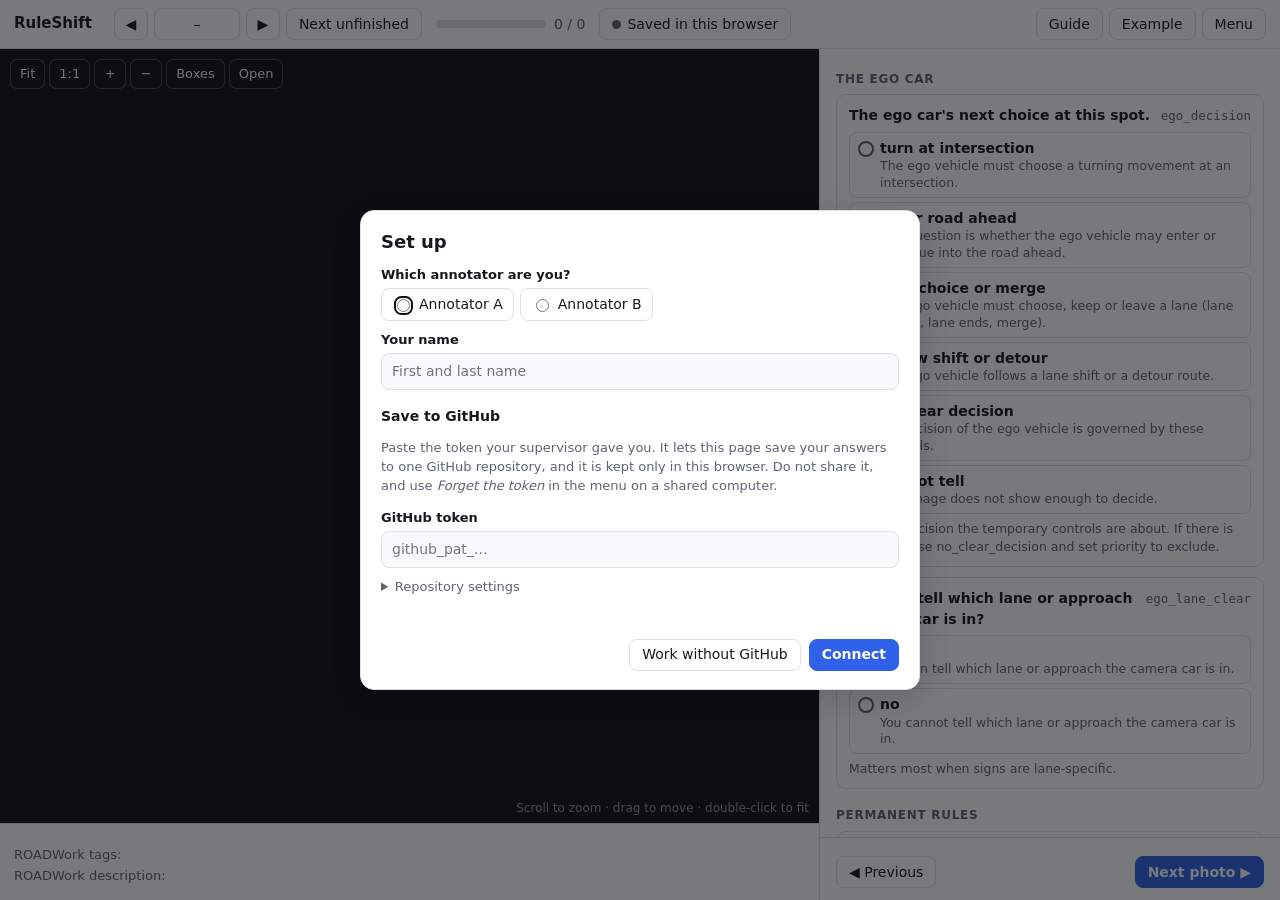
<file: index.html>
<!doctype html>
<html lang="en">
<head>
<meta charset="utf-8">
<meta name="viewport" content="width=device-width, initial-scale=1">
<title>RuleShift Labeling</title>
<link rel="icon" href="data:,">
<link rel="stylesheet" href="app.css">
</head>
<body>
<header class="top">
  <div class="brand"><b>RuleShift</b><span id="whoLabel" class="muted"></span></div>
  <nav class="nav" aria-label="Photos">
    <button type="button" id="prevBtn" class="btn icon" title="Previous photo (←)" aria-label="Previous photo">&#9664;</button>
    <button type="button" id="posBtn" class="btn pos" title="All photos (G)"><span id="posText">–</span></button>
    <button type="button" id="nextBtn" class="btn icon" title="Next photo (→)" aria-label="Next photo">&#9654;</button>
    <button type="button" id="todoBtn" class="btn" title="Next photo with open questions (N)">Next unfinished</button>
  </nav>
  <div class="prog" title="Photos with every question answered"><div class="bar"><i id="progBar"></i></div><span id="progText">0 / 0</span></div>
  <button type="button" id="syncBtn" class="btn sync" data-state="local"><span class="dot"></span><span id="syncText">Saved in this browser</span></button>
  <div class="tools">
    <a class="btn" id="guideLink" href="guide/index.html" target="_blank" rel="noopener">Guide</a>
    <button type="button" id="exampleBtn" class="btn">Example</button>
    <details class="menu" id="menu">
      <summary class="btn">Menu</summary>
      <div class="menu-list" role="menu">
        <button type="button" role="menuitem" data-act="settings">Settings and GitHub</button>
        <button type="button" role="menuitem" data-act="grid">All photos</button>
        <button type="button" role="menuitem" data-act="compact"><span id="compactLabel">Short options</span></button>
        <button type="button" role="menuitem" data-act="export">Download my answers (JSON)</button>
        <button type="button" role="menuitem" data-act="import">Load answers from a file</button>
        <button type="button" role="menuitem" data-act="help">Help and shortcuts</button>
        <button type="button" role="menuitem" data-act="forget">Forget the token on this computer</button>
      </div>
    </details>
  </div>
</header>

<main class="main">
  <section class="viewer-col" aria-label="Photo">
    <div class="viewer" id="viewer">
      <div class="stage" id="stage"><img id="photo" alt="" draggable="false"><svg id="overlay" aria-hidden="true"></svg></div>
      <div class="vtools">
        <button type="button" class="vbtn" data-z="fit" title="Fit (F)">Fit</button>
        <button type="button" class="vbtn" data-z="one" title="Actual pixels">1:1</button>
        <button type="button" class="vbtn" data-z="in" title="Zoom in (+)" aria-label="Zoom in">+</button>
        <button type="button" class="vbtn" data-z="out" title="Zoom out (−)" aria-label="Zoom out">−</button>
        <button type="button" class="vbtn" id="boxBtn" title="Show or hide boxes (B)" aria-pressed="true">Boxes</button>
        <a class="vbtn" id="openImg" target="_blank" rel="noopener" title="Open the photo in a new tab">Open</a>
      </div>
      <p class="vhint">Scroll to zoom · drag to move · double-click to fit</p>
      <p class="vload" id="vload" hidden>Loading photo…</p>
    </div>
    <div class="info">
      <div class="info-head"><b id="imgId"></b><span class="muted" id="imgPos"></span></div>
      <ul class="devices" id="devices"></ul>
      <p class="rw"><span class="muted">ROADWork tags:</span> <span id="tags"></span></p>
      <p class="rw"><span class="muted">ROADWork description:</span> <span id="desc"></span></p>
    </div>
  </section>

  <section class="form-col" aria-label="Questions">
    <form id="form" class="form" autocomplete="off" novalidate></form>
    <div class="form-foot">
      <div id="checks" class="checks" aria-live="polite"></div>
      <div class="foot-btns">
        <button type="button" id="backBtn" class="btn">&#9664; Previous</button>
        <button type="button" id="doneBtn" class="btn primary">Next photo &#9654;</button>
      </div>
    </div>
  </section>
</main>

<dialog id="setupDlg" class="dlg">
  <form method="dialog">
    <h2>Set up</h2>
    <div id="whoPick" class="field" hidden>
      <span class="lbl">Which annotator are you?</span>
      <div class="seg">
        <label><input type="radio" name="who" value="A"> Annotator A</label>
        <label><input type="radio" name="who" value="B"> Annotator B</label>
      </div>
    </div>
    <p id="whoFixed" class="small" hidden></p>
    <label class="field"><span class="lbl">Your name</span><input id="nameIn" type="text" maxlength="60" placeholder="First and last name"></label>
    <h3>Save to GitHub</h3>
    <p class="small">Paste the token your supervisor gave you. It lets this page save your answers to one GitHub repository, and it is kept only in this browser. Do not share it, and use <em>Forget the token</em> in the menu on a shared computer.</p>
    <label class="field"><span class="lbl">GitHub token</span><input id="tokenIn" type="password" autocomplete="off" spellcheck="false" placeholder="github_pat_…"></label>
    <details class="adv">
      <summary>Repository settings</summary>
      <div class="adv-grid">
        <label class="field"><span class="lbl">Owner</span><input id="ownerIn" type="text" spellcheck="false"></label>
        <label class="field"><span class="lbl">Repository</span><input id="repoIn" type="text" spellcheck="false"></label>
        <label class="field"><span class="lbl">Branch</span><input id="branchIn" type="text" spellcheck="false"></label>
        <label class="field"><span class="lbl">Folder</span><input id="dirIn" type="text" spellcheck="false"></label>
        <label class="field wide"><span class="lbl">API address</span><input id="apiIn" type="text" spellcheck="false"></label>
      </div>
    </details>
    <p id="connMsg" class="msg" role="status"></p>
    <div class="dlg-btns">
      <button type="button" id="offlineBtn" class="btn">Work without GitHub</button>
      <button type="button" id="connectBtn" class="btn primary">Connect</button>
    </div>
  </form>
</dialog>

<dialog id="gridDlg" class="dlg wide">
  <div class="dlg-head">
    <h2>All photos</h2>
    <div class="seg small-seg">
      <label><input type="radio" name="gfilter" value="all" checked> All</label>
      <label><input type="radio" name="gfilter" value="todo"> Unfinished</label>
    </div>
    <button type="button" class="btn" data-close>Close</button>
  </div>
  <p class="small legend"><span class="lg done"></span>all answered <span class="lg part"></span>started <span class="lg new"></span>not started</p>
  <div id="grid" class="grid"></div>
</dialog>

<dialog id="exampleDlg" class="dlg wide">
  <div class="dlg-head"><h2>Example 1 (from the guide)</h2><button type="button" class="btn" data-close>Close</button></div>
  <div class="ex">
    <img id="exImg" alt="Worked example: underpass with ROAD CLOSED signs and uncovered lane-use signs">
    <div><table class="extbl" id="exTbl"></table><p class="small">More worked examples: <a href="guide/index.html#examples" target="_blank" rel="noopener">the guide</a>.</p></div>
  </div>
</dialog>

<dialog id="helpDlg" class="dlg">
  <div class="dlg-head"><h2>Help</h2><button type="button" class="btn" data-close>Close</button></div>
  <h3>Saving</h3>
  <p class="small">Every click is saved in this browser at once. With a token, your answers also go to GitHub a few seconds later and whenever you change photos. The button at the top right shows the state; click it to save now. To move to another computer, open the same link there and connect with the same token.</p>
  <h3>Done</h3>
  <p class="small">A photo counts as done when every question is answered. A note is needed when you choose unclear, ambiguous, cannot_tell, not_possible, other or a conflict. For photos with priority <code>exclude</code>, only the ego decision, the priority and a note are needed.</p>
  <h3>Keys</h3>
  <table class="keys">
    <tr><td><kbd>←</kbd> <kbd>→</kbd></td><td>previous / next photo</td></tr>
    <tr><td><kbd>N</kbd></td><td>next unfinished photo</td></tr>
    <tr><td><kbd>G</kbd></td><td>all photos</td></tr>
    <tr><td><kbd>F</kbd></td><td>fit the photo</td></tr>
    <tr><td><kbd>+</kbd> <kbd>−</kbd></td><td>zoom</td></tr>
    <tr><td><kbd>B</kbd></td><td>show or hide boxes</td></tr>
  </table>
  <p class="small muted">Photos: ROADWork dataset (Carnegie Mellon University), Open Data Commons Attribution License (ODC-By 1.0). Boxes and device IDs are drawn from ROADWork's annotations.</p>
</dialog>

<input type="file" id="importIn" accept=".json,application/json" hidden>
<div id="toast" class="toast" role="status" hidden></div>
<p id="fatal" class="fatal" hidden></p>

<script src="data/common.js"></script>
<script src="checks.js"></script>
<script src="app.js"></script>
</body>
</html>
</file>
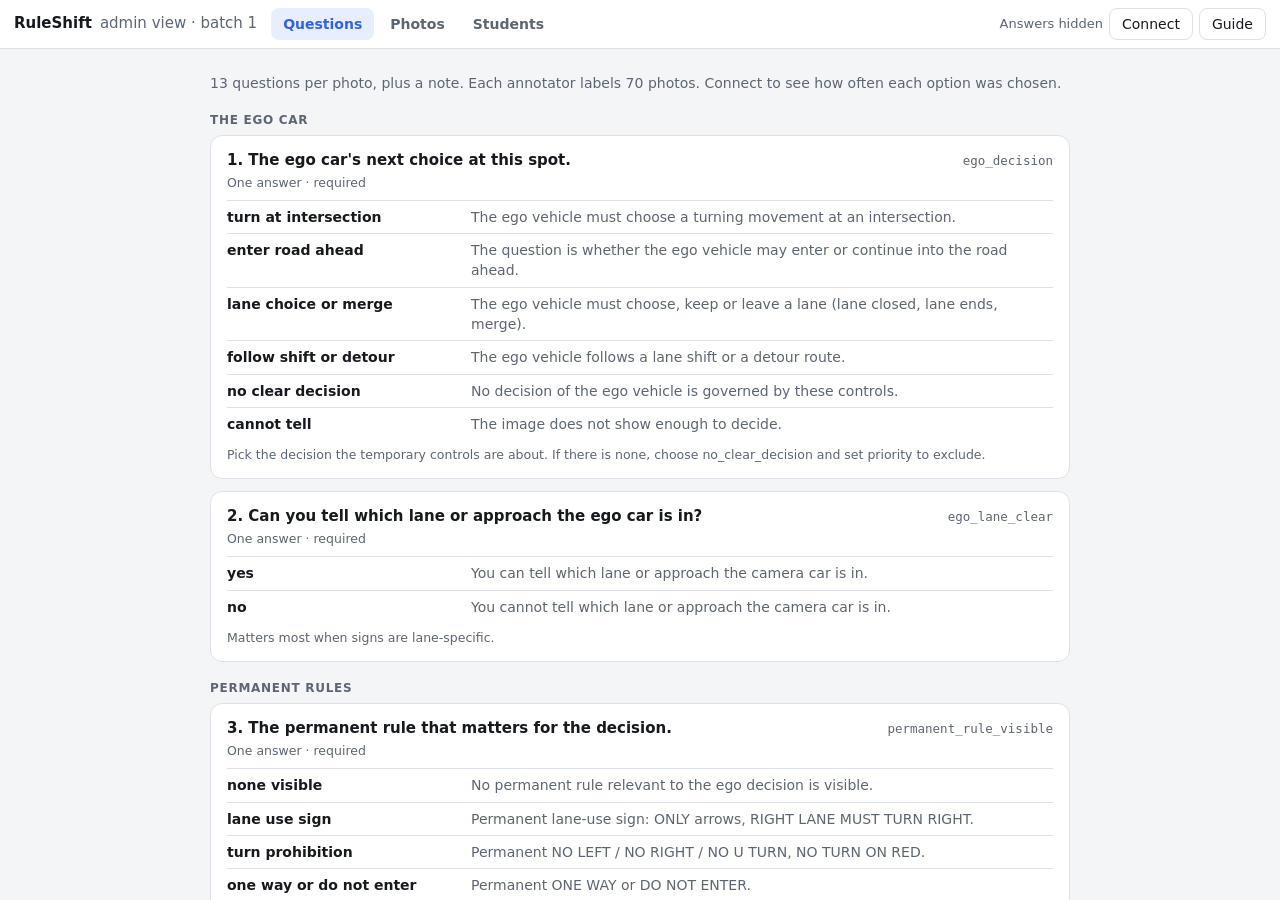
<file: admin.html>
<!doctype html>
<html lang="en">
<head>
<meta charset="utf-8">
<meta name="viewport" content="width=device-width, initial-scale=1">
<title>RuleShift Admin</title>
<link rel="icon" href="data:,">
<link rel="stylesheet" href="app.css">
<link rel="stylesheet" href="admin.css">
</head>
<body class="admin">
<header class="top">
  <div class="brand"><b>RuleShift</b><span class="muted">admin view · batch 1</span></div>
  <nav class="tabs" role="tablist" aria-label="Views">
    <button type="button" role="tab" data-tab="questions" aria-selected="true">Questions</button>
    <button type="button" role="tab" data-tab="photos" aria-selected="false">Photos</button>
    <button type="button" role="tab" data-tab="students" aria-selected="false">Students</button>
  </nav>
  <div class="tools">
    <span id="connState" class="conn muted">Answers hidden</span>
    <button type="button" id="refreshBtn" class="btn" hidden>Refresh</button>
    <button type="button" id="connectBtn" class="btn">Connect</button>
    <a class="btn" href="guide/index.html" target="_blank" rel="noopener">Guide</a>
  </div>
</header>

<section id="pQuestions" class="pane" role="tabpanel" aria-label="Questions">
  <div class="scroll"><div class="narrow-col" id="qlist"></div></div>
</section>

<section id="pPhotos" class="pane" role="tabpanel" aria-label="Photos" hidden>
  <div class="scroll" id="gridWrap">
    <div class="pbar" id="pfilters"></div>
    <div class="pgrid" id="pgrid"></div>
  </div>
  <div class="detail" id="detail" hidden>
    <div class="viewer-col">
      <div class="dhead">
        <button type="button" class="btn" id="backBtn">&#9664; All photos</button>
        <button type="button" class="btn icon" id="dPrev" title="Previous (←)" aria-label="Previous photo">&#9664;</button>
        <span id="dPos" class="muted"></span>
        <button type="button" class="btn icon" id="dNext" title="Next (→)" aria-label="Next photo">&#9654;</button>
        <b id="dId" class="did-text"></b>
        <span id="dBadges" class="badges inline"></span>
      </div>
      <div class="viewer" id="viewer">
        <div class="stage" id="stage"><img id="photo" alt="" draggable="false"><svg id="overlay" aria-hidden="true"></svg></div>
        <div class="vtools">
          <button type="button" class="vbtn" data-z="fit" title="Fit (F)">Fit</button>
          <button type="button" class="vbtn" data-z="in" title="Zoom in" aria-label="Zoom in">+</button>
          <button type="button" class="vbtn" data-z="out" title="Zoom out" aria-label="Zoom out">−</button>
          <button type="button" class="vbtn" id="boxBtn" title="Show or hide boxes (B)" aria-pressed="true">Boxes</button>
          <a class="vbtn" id="openImg" target="_blank" rel="noopener">Open</a>
        </div>
      </div>
      <div class="info">
        <ul class="devices" id="devices"></ul>
        <p class="rw"><span class="muted">ROADWork tags:</span> <span id="tags"></span></p>
        <p class="rw"><span class="muted">ROADWork description:</span> <span id="desc"></span></p>
      </div>
    </div>
    <div class="ans" id="ans"></div>
  </div>
</section>

<section id="pStudents" class="pane" role="tabpanel" aria-label="Students" hidden>
  <div class="scroll"><div class="narrow-col wide" id="stu"></div></div>
</section>

<dialog id="connDlg" class="dlg">
  <form method="dialog">
    <h2>Show the answers</h2>
    <p class="small">Paste a token that can read the answers repository. A fine-grained token with <b>Contents: Read-only</b> on that one repository is enough. The token stays in this browser; this page never writes to GitHub.</p>
    <label class="field"><span class="lbl">GitHub token</span><input id="tokenIn" type="password" autocomplete="off" spellcheck="false" placeholder="github_pat_…"></label>
    <details class="adv">
      <summary>Repository settings</summary>
      <div class="adv-grid">
        <label class="field"><span class="lbl">Owner</span><input id="ownerIn" type="text" spellcheck="false"></label>
        <label class="field"><span class="lbl">Repository</span><input id="repoIn" type="text" spellcheck="false"></label>
        <label class="field"><span class="lbl">Branch</span><input id="branchIn" type="text" spellcheck="false"></label>
        <label class="field"><span class="lbl">Folder</span><input id="dirIn" type="text" spellcheck="false"></label>
        <label class="field wide"><span class="lbl">API address</span><input id="apiIn" type="text" spellcheck="false"></label>
      </div>
    </details>
    <p id="connMsg" class="msg" role="status"></p>
    <div class="dlg-btns">
      <button type="button" id="forgetBtn" class="btn">Forget token</button>
      <button type="button" id="cancelBtn" class="btn">Cancel</button>
      <button type="button" id="goBtn" class="btn primary">Connect</button>
    </div>
  </form>
</dialog>

<p id="fatal" class="fatal" hidden></p>
<script src="data/common.js"></script>
<script src="checks.js"></script>
<script src="admin.js"></script>
</body>
</html>
</file>
<file: app.css>
:root {
  --bg: #f4f5f7;
  --panel: #ffffff;
  --panel-2: #f8f9fb;
  --ink: #16191e;
  --muted: #5d6573;
  --line: #dde1e7;
  --accent: #2f62e8;
  --accent-ink: #ffffff;
  --accent-soft: #e8eefd;
  --ok: #1d8a4c;
  --warn: #a8670c;
  --warn-soft: #fff4dc;
  --err: #c93a3a;
  --err-soft: #fde8e8;
  --key-soft: #fff8e6;
  --viewer: #101215;
  --shadow: 0 8px 30px rgba(0, 0, 0, .16);
  color-scheme: light;
}
@media (prefers-color-scheme: dark) {
  :root:not([data-theme="light"]) {
    --bg: #0e1013;
    --panel: #171a1f;
    --panel-2: #1c2026;
    --ink: #e6e9ee;
    --muted: #9aa3b0;
    --line: #2b313a;
    --accent: #6d93ff;
    --accent-ink: #0b1020;
    --accent-soft: #1d2740;
    --ok: #4cc488;
    --warn: #e5a93b;
    --warn-soft: #2d2412;
    --err: #ff7a7a;
    --err-soft: #331a1c;
    --key-soft: #231f14;
    --viewer: #07080a;
    --shadow: 0 8px 30px rgba(0, 0, 0, .5);
    color-scheme: dark;
  }
}
:root[data-theme="dark"] {
  --bg: #0e1013;
  --panel: #171a1f;
  --panel-2: #1c2026;
  --ink: #e6e9ee;
  --muted: #9aa3b0;
  --line: #2b313a;
  --accent: #6d93ff;
  --accent-ink: #0b1020;
  --accent-soft: #1d2740;
  --ok: #4cc488;
  --warn: #e5a93b;
  --warn-soft: #2d2412;
  --err: #ff7a7a;
  --err-soft: #331a1c;
  --key-soft: #231f14;
  --viewer: #07080a;
  --shadow: 0 8px 30px rgba(0, 0, 0, .5);
  color-scheme: dark;
}

* { box-sizing: border-box; }
html, body { height: 100%; }
body {
  margin: 0;
  display: flex;
  flex-direction: column;
  background: var(--bg);
  color: var(--ink);
  font: 14px/1.45 system-ui, -apple-system, "Segoe UI", Roboto, "Helvetica Neue", Arial, sans-serif;
}
button, input { font: inherit; color: inherit; }
code, kbd { font: 12.5px/1.3 ui-monospace, SFMono-Regular, Menlo, Consolas, monospace; }
kbd { border: 1px solid var(--line); border-bottom-width: 2px; border-radius: 4px; padding: 0 5px; background: var(--panel-2); }
a { color: var(--accent); }
.muted { color: var(--muted); }
.small { font-size: 13px; color: var(--muted); }
[hidden] { display: none !important; }

/* ---------- buttons ---------- */
.btn {
  display: inline-flex; align-items: center; gap: 6px;
  min-height: 32px; padding: 4px 12px;
  border: 1px solid var(--line); border-radius: 8px;
  background: var(--panel); color: var(--ink);
  cursor: pointer; text-decoration: none; white-space: nowrap;
}
.btn:hover { border-color: var(--muted); }
.btn:focus-visible, .opt:focus-visible, .vbtn:focus-visible, .dev:focus-visible, .tile:focus-visible { outline: 2px solid var(--accent); outline-offset: 2px; }
.btn.primary { background: var(--accent); border-color: var(--accent); color: var(--accent-ink); font-weight: 600; }
.btn.icon { width: 34px; justify-content: center; padding: 0; }
.btn:disabled { opacity: .45; cursor: default; }

/* ---------- top bar ---------- */
.top {
  display: flex; align-items: center; flex-wrap: wrap; gap: 8px 14px;
  padding: 8px 14px;
  background: var(--panel); border-bottom: 1px solid var(--line);
}
.brand { display: flex; align-items: baseline; gap: 8px; font-size: 15px; }
.nav { display: flex; align-items: center; gap: 6px; }
.pos { min-width: 86px; justify-content: center; font-variant-numeric: tabular-nums; }
.prog { display: flex; align-items: center; gap: 8px; font-variant-numeric: tabular-nums; color: var(--muted); }
.bar { width: 110px; height: 8px; border-radius: 99px; background: var(--line); overflow: hidden; }
.bar i { display: block; height: 100%; width: 0; background: var(--ok); transition: width .3s; }
.sync .dot { width: 9px; height: 9px; border-radius: 50%; background: var(--muted); flex: none; }
.sync[data-state="ok"] .dot { background: var(--ok); }
.sync[data-state="dirty"] .dot, .sync[data-state="busy"] .dot { background: var(--warn); }
.sync[data-state="busy"] .dot { animation: pulse 1s infinite alternate; }
.sync[data-state="err"] { border-color: var(--err); color: var(--err); }
.sync[data-state="err"] .dot { background: var(--err); }
@keyframes pulse { to { opacity: .3; } }
.tools { display: flex; align-items: center; gap: 6px; margin-left: auto; }
.menu { position: relative; }
.menu summary { list-style: none; }
.menu summary::-webkit-details-marker { display: none; }
.menu-list {
  position: absolute; right: 0; top: calc(100% + 6px); z-index: 20;
  display: flex; flex-direction: column; min-width: 250px; padding: 6px;
  background: var(--panel); border: 1px solid var(--line); border-radius: 10px; box-shadow: var(--shadow);
}
.menu-list button { text-align: left; padding: 8px 10px; border: 0; border-radius: 6px; background: none; cursor: pointer; }
.menu-list button:hover { background: var(--accent-soft); }

/* ---------- main layout ---------- */
.main { flex: 1; min-height: 0; display: grid; grid-template-columns: minmax(0, 1fr) minmax(360px, 460px); }
.viewer-col { display: flex; flex-direction: column; min-width: 0; min-height: 0; border-right: 1px solid var(--line); }
.viewer { position: relative; flex: 1; min-height: 240px; overflow: hidden; background: var(--viewer); cursor: grab; touch-action: none; user-select: none; }
.viewer.dragging { cursor: grabbing; }
.stage { position: absolute; left: 0; top: 0; transform-origin: 0 0; will-change: transform; }
.stage img { display: block; max-width: none; }
.stage svg { position: absolute; left: 0; top: 0; overflow: visible; pointer-events: none; }
.vtools { position: absolute; left: 10px; top: 10px; display: flex; gap: 4px; }
.vbtn {
  min-width: 32px; height: 30px; padding: 0 9px; display: inline-flex; align-items: center; justify-content: center;
  border: 1px solid rgba(255, 255, 255, .22); border-radius: 7px;
  background: rgba(16, 18, 21, .78); color: #f2f4f7; cursor: pointer; text-decoration: none; font-size: 13px;
}
.vbtn:hover { background: rgba(40, 44, 52, .92); }
.vbtn[aria-pressed="false"] { opacity: .6; text-decoration: line-through; }
.vhint { position: absolute; right: 10px; bottom: 6px; margin: 0; font-size: 12px; color: rgba(255, 255, 255, .55); pointer-events: none; }
.vload { position: absolute; inset: 0; margin: 0; display: grid; place-items: center; color: rgba(255, 255, 255, .7); pointer-events: none; }

/* overlay */
#overlay .box { fill: none; vector-effect: non-scaling-stroke; stroke-width: 2.5; }
#overlay .phys { fill: none; stroke: #ff8a1f; vector-effect: non-scaling-stroke; stroke-width: 1.5; opacity: .9; }
#overlay .S .box { stroke: #3b74ff; }
#overlay .B .box { stroke: #d633d6; }
#overlay .P .box { stroke: #00bed2; }
#overlay .tagbg { fill: #121212; stroke-width: 1.5; vector-effect: non-scaling-stroke; }
#overlay .S .tagbg { stroke: #3b74ff; }
#overlay .B .tagbg { stroke: #d633d6; }
#overlay .P .tagbg { stroke: #00bed2; }
#overlay text { fill: #fff; font: 700 14px system-ui, Arial, sans-serif; }
#overlay .hl .box { stroke-width: 5; stroke: #ffe14d; }
#overlay .hl .tagbg { fill: #ffe14d; stroke: #ffe14d; }
#overlay .hl text { fill: #111; }

/* info under the photo */
.info { max-height: 32%; overflow: auto; padding: 10px 14px 12px; background: var(--panel); border-top: 1px solid var(--line); }
.info-head { display: flex; gap: 10px; align-items: baseline; margin-bottom: 6px; }
.devices { list-style: none; margin: 0 0 6px; padding: 0; display: flex; flex-wrap: wrap; gap: 6px; }
.dev {
  display: inline-flex; align-items: center; gap: 6px; max-width: 100%;
  padding: 3px 9px 3px 4px; border: 1px solid var(--line); border-radius: 7px;
  background: var(--panel-2); cursor: pointer; text-align: left;
}
.dev:hover, .dev.hl { border-color: var(--accent); background: var(--accent-soft); }
.did { flex: none; min-width: 28px; padding: 1px 5px; border-radius: 5px; color: #fff; font-weight: 700; font-size: 12px; text-align: center; }
.did.S { background: #2f62e8; }
.did.B { background: #b52bb5; }
.did.P { background: #0090a0; }
.dlabel { overflow: hidden; text-overflow: ellipsis; white-space: nowrap; max-width: 34ch; }
.rw { margin: 2px 0; font-size: 13px; }

/* ---------- form ---------- */
.form-col { display: flex; flex-direction: column; min-height: 0; background: var(--panel); }
.form { flex: 1; overflow: auto; padding: 4px 16px 16px; }
.sec-title { margin: 18px 0 6px; font-size: 12px; letter-spacing: .06em; text-transform: uppercase; color: var(--muted); }
.fld { margin: 0 0 10px; padding: 10px 12px 10px; border: 1px solid var(--line); border-radius: 10px; min-width: 0; }
.fld.key { background: var(--key-soft); }
.fld.open-q { border-left: 3px solid var(--warn); }
.fld legend { display: contents; }
.qhead { display: flex; justify-content: space-between; align-items: baseline; gap: 10px; margin-bottom: 6px; }
.q { font-weight: 600; }
.colname { flex: none; color: var(--muted); }
.badge { display: inline-block; margin-left: 6px; padding: 0 6px; border-radius: 99px; background: var(--warn); color: #fff; font-size: 11px; font-weight: 700; vertical-align: 1px; }
.opts { display: flex; flex-direction: column; gap: 4px; }
.opt {
  display: grid; grid-template-columns: 14px 1fr; column-gap: 8px; align-items: start;
  width: 100%; padding: 5px 8px; text-align: left;
  border: 1px solid var(--line); border-radius: 8px; background: transparent; cursor: pointer;
}
.opt:hover { border-color: var(--muted); }
.opt::before { content: ""; width: 12px; height: 12px; margin-top: 3px; border: 2px solid var(--muted); border-radius: 50%; grid-row: span 2; }
.fld.multi .opt::before { border-radius: 3px; }
.opt .v { font-weight: 600; }
.opt .m { grid-column: 2; color: var(--muted); font-size: 12.5px; line-height: 1.35; }
.opt[aria-checked="true"] { border-color: var(--accent); background: var(--accent-soft); }
.opt[aria-checked="true"]::before { border-color: var(--accent); background: var(--accent); box-shadow: inset 0 0 0 2px var(--panel); }
.tip { margin: 6px 0 0; font-size: 12.5px; color: var(--muted); }
.chosen { display: none; margin: 6px 0 0; font-size: 12.5px; }
.devpick { display: flex; flex-wrap: wrap; align-items: center; gap: 5px; margin-top: 8px; font-size: 12.5px; color: var(--muted); }
.devpick .opt { width: auto; display: inline-flex; padding: 2px 8px; border-radius: 99px; }
.devpick .opt::before { display: none; }
.devpick .opt .v { font-weight: 600; font-size: 12.5px; }
.compact .opts { flex-direction: row; flex-wrap: wrap; }
.compact .opt { width: auto; display: inline-flex; padding: 3px 10px; border-radius: 99px; }
.compact .opt::before, .compact .opt .m { display: none; }
.compact .opt[aria-checked="true"] { background: var(--accent); color: var(--accent-ink); }
.compact .chosen { display: block; }
.notes { width: 100%; min-height: 76px; padding: 8px 10px; border: 1px solid var(--line); border-radius: 8px; background: var(--panel-2); resize: vertical; }
.notes:focus { outline: 2px solid var(--accent); outline-offset: 0; }
.time { margin: 6px 0 0; font-size: 12.5px; color: var(--muted); }
.form-foot { border-top: 1px solid var(--line); padding: 10px 16px 12px; background: var(--panel); }
.checks { font-size: 13px; margin-bottom: 8px; max-height: 120px; overflow: auto; }
.checks p { margin: 0 0 4px; }
.checks .ok { color: var(--ok); font-weight: 600; }
.checks .todo { color: var(--muted); }
.checks .warn { padding: 4px 8px; border-radius: 6px; background: var(--warn-soft); color: var(--warn); }
.foot-btns { display: flex; justify-content: space-between; gap: 8px; }

/* ---------- dialogs ---------- */
.dlg { width: min(560px, calc(100vw - 32px)); max-height: calc(100vh - 40px); padding: 18px 20px; border: 1px solid var(--line); border-radius: 14px; background: var(--panel); color: var(--ink); box-shadow: var(--shadow); }
.dlg.wide { width: min(1100px, calc(100vw - 32px)); }
.dlg::backdrop { background: rgba(10, 12, 16, .55); }
.dlg h2 { margin: 0 0 10px; font-size: 18px; }
.dlg h3 { margin: 16px 0 4px; font-size: 14px; }
.dlg-head { display: flex; align-items: center; gap: 12px; margin-bottom: 8px; }
.dlg-head h2 { margin: 0; margin-right: auto; }
.field { display: flex; flex-direction: column; gap: 4px; margin: 10px 0; }
.lbl { font-size: 13px; font-weight: 600; }
.field input[type="text"], .field input[type="password"] { padding: 7px 10px; border: 1px solid var(--line); border-radius: 8px; background: var(--panel-2); }
.seg { display: flex; flex-wrap: wrap; gap: 6px; }
.seg label { display: inline-flex; align-items: center; gap: 6px; padding: 5px 10px; border: 1px solid var(--line); border-radius: 8px; cursor: pointer; }
.small-seg label { padding: 3px 8px; font-size: 13px; }
.adv summary { cursor: pointer; color: var(--muted); font-size: 13px; margin-top: 8px; }
.adv-grid { display: grid; grid-template-columns: 1fr 1fr; gap: 0 12px; }
.adv-grid .wide { grid-column: 1 / -1; }
.msg { min-height: 20px; margin: 10px 0 0; font-size: 13px; }
.msg.ok { color: var(--ok); }
.msg.err { color: var(--err); }
.dlg-btns { display: flex; justify-content: flex-end; gap: 8px; margin-top: 12px; }
.legend { display: flex; align-items: center; gap: 6px; flex-wrap: wrap; }
.lg { display: inline-block; width: 12px; height: 12px; border-radius: 3px; margin-left: 8px; }
.lg.done { background: var(--ok); }
.lg.part { background: var(--warn); }
.lg.new { background: var(--line); }
.grid { display: grid; grid-template-columns: repeat(auto-fill, minmax(150px, 1fr)); gap: 10px; }
.tile { position: relative; padding: 0; border: 2px solid var(--line); border-radius: 9px; overflow: hidden; background: var(--panel-2); cursor: pointer; }
.tile img { display: block; width: 100%; aspect-ratio: 16 / 10; object-fit: cover; }
.tile .n { position: absolute; left: 6px; top: 6px; padding: 0 6px; border-radius: 5px; background: rgba(0, 0, 0, .72); color: #fff; font-size: 12px; font-weight: 700; }
.tile .st { display: block; padding: 3px 6px; font-size: 12px; text-align: left; }
.tile.done { border-color: var(--ok); }
.tile.done .st { color: var(--ok); }
.tile.part { border-color: var(--warn); }
.tile.part .st { color: var(--warn); }
.tile.cur { outline: 3px solid var(--accent); outline-offset: 1px; }
.ex { display: grid; grid-template-columns: minmax(0, 1.25fr) minmax(0, 1fr); gap: 16px; align-items: start; }
.ex img { width: 100%; border-radius: 8px; }
.extbl { width: 100%; border-collapse: collapse; font-size: 13px; }
.extbl td { padding: 4px 6px; border-bottom: 1px solid var(--line); vertical-align: top; }
.extbl td:first-child { color: var(--muted); white-space: nowrap; }
.keys td { padding: 3px 10px 3px 0; font-size: 13px; }

.toast { position: fixed; left: 50%; bottom: 22px; transform: translateX(-50%); z-index: 50; max-width: min(560px, calc(100vw - 32px)); padding: 10px 16px; border-radius: 10px; background: var(--ink); color: var(--bg); box-shadow: var(--shadow); font-size: 13.5px; }
.toast.err { background: var(--err); color: #fff; }
.fatal { position: fixed; inset: 0; margin: 0; display: grid; place-items: center; padding: 24px; background: var(--bg); color: var(--err); font-size: 16px; text-align: center; z-index: 100; }

/* ---------- narrow screens ---------- */
@media (max-width: 980px) {
  body { height: auto; min-height: 100%; }
  .main { display: block; }
  .viewer-col { border-right: 0; }
  .viewer { height: 62vh; flex: none; }
  .info { max-height: none; }
  .form { overflow: visible; }
  .form-foot { position: sticky; bottom: 0; }
  .tools { margin-left: 0; }
  .ex { grid-template-columns: 1fr; }
}
@media (max-width: 560px) {
  .top { padding: 8px 12px; }
  .bar { width: 70px; }
  .form { padding: 4px 12px 12px; }
  .form-foot { padding: 10px 12px; }
  .adv-grid { grid-template-columns: 1fr; }
  .dlabel { max-width: 22ch; }
}
</file>
<file: admin.css>
/* Admin view; builds on app.css tokens and components. */
:root { --who-a: #2f62e8; --who-b: #b45309; }
@media (prefers-color-scheme: dark) {
  :root:not([data-theme="light"]) { --who-a: #6d93ff; --who-b: #f0a35e; }
}
:root[data-theme="dark"] { --who-a: #6d93ff; --who-b: #f0a35e; }

.tabs { display: flex; gap: 4px; }
.tabs button { padding: 6px 12px; border: 0; border-radius: 8px; background: none; color: var(--muted); font-weight: 600; cursor: pointer; }
.tabs button:hover { color: var(--ink); }
.tabs button[aria-selected="true"] { background: var(--accent-soft); color: var(--accent); }
.tabs button:focus-visible { outline: 2px solid var(--accent); outline-offset: 2px; }
.conn { font-size: 13px; }
.conn.err { color: var(--err); }
.conn.ok { color: var(--ok); }

.pane { flex: 1; min-height: 0; display: flex; flex-direction: column; }
.scroll { flex: 1; min-height: 0; overflow: auto; }
.narrow-col { max-width: 900px; margin: 0 auto; padding: 8px 20px 48px; }
.narrow-col.wide { max-width: 1080px; }
.lead { margin: 16px 0 4px; color: var(--muted); }

/* questions */
.qcard { margin: 0 0 12px; padding: 14px 16px; border: 1px solid var(--line); border-radius: 12px; background: var(--panel); }
.qcard.key { background: var(--key-soft); }
.qtop { display: flex; justify-content: space-between; align-items: baseline; gap: 12px; }
.qcard h3 { margin: 0; font-size: 15px; }
.qmeta { margin: 2px 0 8px; font-size: 12.5px; color: var(--muted); }
.olist { list-style: none; margin: 0; padding: 0; }
.olist li { display: grid; grid-template-columns: minmax(150px, 230px) minmax(0, 1fr) auto; gap: 2px 14px; padding: 6px 0; border-top: 1px solid var(--line); }
.ov { font-weight: 600; }
.om { color: var(--muted); }
.oc { white-space: nowrap; font-size: 12.5px; font-variant-numeric: tabular-nums; }
.oc .w { display: inline-block; min-width: 38px; text-align: right; }
.oc .w + .w { margin-left: 10px; }
.rules { margin: 4px 0 0; padding-left: 20px; }
.rules li { margin: 4px 0; }

/* photo grid */
.pbar { position: sticky; top: 0; z-index: 5; display: flex; flex-wrap: wrap; align-items: center; gap: 6px; padding: 10px 20px; background: var(--panel); border-bottom: 1px solid var(--line); }
.chipbtn { padding: 4px 11px; border: 1px solid var(--line); border-radius: 99px; background: var(--panel); color: var(--ink); cursor: pointer; font-size: 13px; }
.chipbtn[aria-pressed="true"] { background: var(--accent); border-color: var(--accent); color: var(--accent-ink); }
.pgrid { display: grid; grid-template-columns: repeat(auto-fill, minmax(190px, 1fr)); gap: 12px; padding: 14px 20px 48px; }
.ptile { position: relative; padding: 0; border: 1px solid var(--line); border-radius: 10px; overflow: hidden; background: var(--panel); cursor: pointer; text-align: left; }
.ptile:hover { border-color: var(--accent); }
.ptile:focus-visible { outline: 2px solid var(--accent); outline-offset: 2px; }
.ptile img { display: block; width: 100%; aspect-ratio: 16 / 10; object-fit: cover; }
.ptile .n { position: absolute; left: 6px; top: 6px; padding: 0 6px; border-radius: 5px; background: rgba(0, 0, 0, .72); color: #fff; font-size: 12px; font-weight: 700; }
.ptile .pid { display: block; padding: 4px 8px 0; font-size: 11.5px; color: var(--muted); overflow: hidden; text-overflow: ellipsis; white-space: nowrap; }
.badges { display: flex; flex-wrap: wrap; gap: 4px; padding: 4px 8px 8px; }
.badges.inline { display: inline-flex; padding: 0; }
.bdg { padding: 0 7px; border: 1px solid var(--line); border-radius: 99px; font-size: 11.5px; line-height: 18px; white-space: nowrap; color: var(--muted); }
.bdg.done { border-color: var(--ok); color: var(--ok); }
.bdg.part { border-color: var(--warn); color: var(--warn); }
.bdg.diff { border-color: var(--err); background: var(--err-soft); color: var(--err); }
.bdg.grp { border-style: dashed; }
.empty { padding: 30px 20px; color: var(--muted); }

/* photo detail */
.detail { flex: 1; min-height: 0; display: grid; grid-template-columns: minmax(0, 1fr) minmax(380px, 540px); }
.dhead { display: flex; flex-wrap: wrap; align-items: center; gap: 8px; padding: 8px 12px; background: var(--panel); border-bottom: 1px solid var(--line); }
.did-text { font-size: 13px; overflow-wrap: anywhere; }
.ans { overflow: auto; padding: 6px 16px 32px; background: var(--panel); }
.legend-who { display: flex; flex-wrap: wrap; gap: 10px; margin: 12px 0 4px; font-size: 13px; color: var(--muted); }
.arow { margin: 0 0 8px; padding: 8px 10px; border: 1px solid var(--line); border-radius: 10px; }
.arow.key { background: var(--key-soft); }
.arow.diff { border-color: var(--err); box-shadow: inset 3px 0 0 var(--err); }
.aq { display: flex; justify-content: space-between; gap: 10px; font-weight: 600; font-size: 13.5px; margin-bottom: 6px; }
.aq code { font-weight: 400; color: var(--muted); }
.aopts { display: flex; flex-wrap: wrap; gap: 4px; }
.aopt { display: inline-flex; align-items: center; gap: 4px; padding: 2px 9px; border: 1px solid var(--line); border-radius: 99px; font-size: 12.5px; color: var(--muted); }
.aopt.picked { color: var(--ink); font-weight: 600; border-width: 2px; }
.aopt.pA { border-color: var(--who-a); }
.aopt.pB { border-color: var(--who-b); }
.aopt.pA.pB { border-color: var(--ok); }
.who { display: inline-block; padding: 0 5px; border-radius: 4px; color: #fff; font-size: 11px; font-weight: 700; line-height: 16px; }
.who.A { background: var(--who-a); }
.who.B { background: var(--who-b); }
.anote { margin: 4px 0; font-size: 13px; }
.awarn { margin: 4px 0; padding: 4px 8px; border-radius: 6px; background: var(--warn-soft); color: var(--warn); font-size: 12.5px; }

/* students */
.t { width: 100%; border-collapse: collapse; font-size: 13.5px; margin: 6px 0 18px; }
.t th, .t td { padding: 6px 8px; border-bottom: 1px solid var(--line); text-align: left; vertical-align: top; }
.t th { font-size: 12.5px; color: var(--muted); font-weight: 600; }
.t td.num { font-variant-numeric: tabular-nums; }
.linkbtn { padding: 0; border: 0; background: none; color: var(--accent); cursor: pointer; text-decoration: underline; font: inherit; text-align: left; }

@media (max-width: 980px) {
  .pane { display: block; }
  .scroll { overflow: visible; }
  .detail { display: block; }
  .olist li { grid-template-columns: 1fr; }
  .oc .w { text-align: left; }
}
</file>
